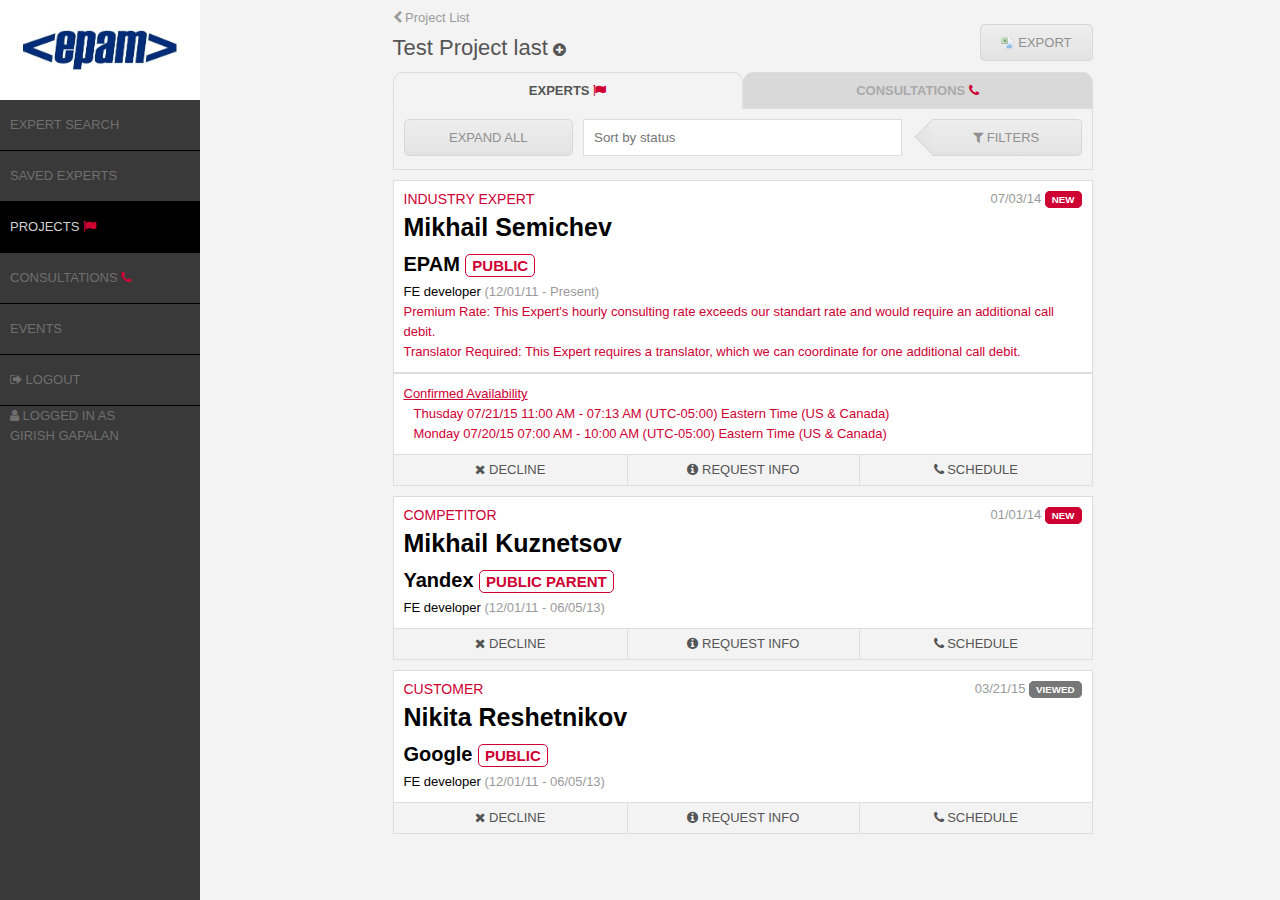
<file: index.html>
<!DOCTYPE html>
<html lang="en">
<head>
    <meta charset="UTF-8">
    <meta name="viewport" content="width=device-width, initial-scale=1.0"/>

    <title>Responsive CSS</title>

    <link rel="stylesheet" href="lib/font-awesome/css/font-awesome.min.css">
    <link rel="stylesheet" href="css/main.css">
</head>
<body>

    <header>
        <nav class="navbar">
            <div class="navbar__brand">
                <label for="nav-trigger" class="text-primary navbar__toogle">
                    <i class="fa fa-bars" aria-required="true"></i>
                </label>
            </div>
            <input type="checkbox" id="nav-trigger" class="navbar__nav-trigger" />
            <div class="navbar__menu">
                <ul class="navbar__menu__side-nav">
                    <li>Expert search</li>
                    <li>Saved Experts</li>
                    <li class="active">Projects <i class="fa fa-flag text-primary" aria-required="true"></i></li>
                    <li>Consultations <i class="fa fa-phone text-primary" aria-required="true"></i></li>
                    <li>Events</li>
                    <li><i class="fa fa-sign-out" aria-required="true"></i> Logout</li>
                    <li>
                        <p><i class="fa fa-user" aria-required="true"></i> Logged in as</p>
                        <p>Girish Gapalan</p>
                    </li>
                </ul>
            </div>
        </nav>
    </header>

    <main class="content">
        <div class="container">
            <aside class="breadcrumb splitter">
                <a href="#" class="text-inactive"><i class="fa fa-chevron-left" aria-required="true"></i> Project List</a>
            </aside>
            <section class="dropdown splitter">
                <input id="test-project-last" type="checkbox" class="dropdown__toggle dropdown__flag">
                <label for="test-project-last" class="dropdown__label home-title col-2">Test Project last</label><!--
             --><div class="column-excel-md col-2 pull-right">
                    <a href="#" class="btn btn-excel-md"><i class="excel-icon" aria-required="true"></i> Export</a>
                </div>
                <div class="dropdown__expand">
                    <div class="project-table__column"><!--
                     --><div class="project-table__row"><!--
                         --><div class="col-2">Create date</div><!--
                         --><div class="col-2 pull-right">01/20/15</div><!--
                     --></div>
                        <div class="project-table__row"><!--
                         --><div class="col-2">Target industries</div><!--
                         --><div class="col-2 pull-right">Wireline Telephone Equipment</div><!--
                     --></div>
                        <div class="project-table__row"><!--
                         --><div class="col-2">Bios sent</div><!--
                         --><div class="col-2 pull-right">10</div><!--
                     --></div>
                        <div class="project-table__row"><!--
                         --><div class="col-2">Calls scheduled</div><!--
                         --><div class="col-2 pull-right">2</div><!--
                     --></div>
                    </div><!--

                 --><div class="project-table__column">
                        <div class="project-table__row"><!--
                         --><div class="col-2">Requested consultations</div><!--
                         --><div class="col-2 pull-right">10</div><!--
                     --></div>
                        <div class="project-table__row"><!--
                         --><div class="col-2">Target companies</div><!--
                         --><div class="col-2 pull-right">Frontier Communicatoins Corporation [FTR]</div><!--
                     --></div>
                        <div class="project-table__row"><!--
                         --><div class="col-2">Calls completed</div><!--
                         --><div class="col-2 pull-right">2</div><!--
                     --></div>
                        <div class="project-table__row"><!--
                         --><div class="col-2">Calls in scheduling</div><!--
                         --><div class="col-2 pull-right">1</div><!--
                     --></div>
                    </div><!--
             --></div>
            </section>

            <div class="tabs splitter">
                <input id="tab1" type="radio" name="tabs" class="tabs__input" checked><!--
                --><label for="tab1" title="Experts" class="tabs__label ellipsis">Experts <i class="fa fa-flag text-primary" aria-required="true"></i></label><!--

                --><input id="tab2" type="radio" name="tabs" class="tabs__input"><!--
                --><label for="tab2" title="Consultations" class="tabs__label ellipsis">Consultations <i class="fa fa-phone text-primary" aria-required="true"></i></label>

                <section id="content1" class="tabs__section">
                    <div class="block-flex"><!--
                     --><div class="column flex-item-1">
                            <a href="#" class="btn home-btn ellipsis">Expand All</a>
                        </div><!--
                     --><div class="column-excel-xs">
                            <a href="#" class="btn home-btn ellipsis"><i class="excel-icon" aria-required="true"></i> Export</a>
                        </div><!--
                     --><div class="column flex-item-3">
                            <div class="btn-chevron-right">
                                <a href="#" class="btn btn-cut-right home-btn ellipsis"><i class="fa fa-filter" aria-required="true"></i> Filters</a>
                            </div>
                        </div><!--
                     --><div class="column-xs flex-item-2">
                            <input title="Sort by status" placeholder="Sort by status" list="search" class="input-search" />
                            <datalist id="search">
                              <option value="New">
                              <option value="Viewed">
                            </datalist>
                        </div><!--
                 --></div>
                    <div class="block splitter">
                        <div class="clearfix"><!--
                         --><div class="col-2">
                                <span class="text-primary area-title">Industry expert</span>
                            </div><!--
                         --><div class="col-2 pull-right">
                                <time class="text-inactive">07/03/14</time> <span class="label label-primary">new</span>
                            </div><!--
                     --></div>
                        <h2>Mikhail Semichev</h2>
                        <h3>EPAM <span class="label label-inverse">public</span></h3>
                        <p>FE developer <span class="text-inactive">(<time>12/01/11</time> - Present)</span></p>
                        <p class="text-primary">Premium Rate: This Expert's hourly consulting rate exceeds our standart rate and would require an additional call debit.</p>
                        <p class="text-primary">Translator Required: This Expert requires a translator, which we can coordinate for one additional call debit.</p>
                    </div>
                    <div class="block">
                        <p class="text-primary article-title">Confirmed Availability</p>
                        <p class="text-primary sub-title">Thusday 07/21/15 11:00 AM - 07:13 AM (UTC-05:00) Eastern Time (US & Canada)</p>
                        <p class="text-primary sub-title">Monday 07/20/15 07:00 AM - 10:00 AM (UTC-05:00) Eastern Time (US & Canada)</p>
                    </div>
                    <div class="block-links"><!--
                     --><div class="block-links__column">
                            <a href="#" class="block-links__link"><i class="fa fa-phone" aria-required="true"></i> Schedule</a>
                        </div><!--
                     --><div class="block-links__column">
                            <a href="#" class="block-links__link"><i class="fa fa-info-circle" aria-required="true"></i> Request Info</a>
                        </div><!--
                     --><div class="block-links__column">
                            <a href="#" class="block-links__link"><i class="fa fa-times" aria-required="true"></i> Decline</a>
                        </div><!--
                 --></div>

                    <div class="block splitter">
                        <div class="clearfix"><!--
                         --><div class="col-2">
                                <span class="text-primary area-title">Competitor</span>
                            </div><!--
                         --><div class="col-2 pull-right">
                                <time class="text-inactive">01/01/14</time> <span class="label label-primary">new</span>
                            </div><!--
                     --></div>
                        <h2>Mikhail Kuznetsov</h2>
                        <h3>Yandex <span class="label label-inverse">public parent</span></h3>
                        <p>FE developer <span class="text-inactive">(<time>12/01/11</time> - <time>06/05/13</time>)</span></p>
                    </div>
                    <div class="block-links"><!--
                     --><div class="block-links__column">
                            <a href="#" class="block-links__link"><i class="fa fa-phone" aria-required="true"></i> Schedule</a>
                        </div><!--
                     --><div class="block-links__column">
                            <a href="#" class="block-links__link"><i class="fa fa-info-circle" aria-required="true"></i> Request Info</a>
                        </div><!--
                     --><div class="block-links__column">
                            <a href="#" class="block-links__link"><i class="fa fa-times" aria-required="true"></i> Decline</a>
                        </div><!--
                 --></div>

                    <div class="block splitter">
                        <div class="clearfix"><!--
                         --><div class="col-2">
                                <span class="text-primary area-title">Customer</span>
                            </div><!--
                         --><div class="col-2 pull-right">
                                <time class="text-inactive">03/21/15</time> <span class="label label-default">viewed</span>
                            </div><!--
                     --></div>
                        <h2>Nikita Reshetnikov</h2>
                        <h3>Google <span class="label label-inverse">public</span></h3>
                        <p>FE developer <span class="text-inactive">(<time>12/01/11</time> - <time>06/05/13</time>)</span></p>
                    </div>
                    <div class="block-links"><!--
                     --><div class="block-links__column">
                            <a href="#" class="block-links__link"><i class="fa fa-phone" aria-required="true"></i> Schedule</a>
                        </div><!--
                     --><div class="block-links__column">
                            <a href="#" class="block-links__link"><i class="fa fa-info-circle" aria-required="true"></i> Request Info</a>
                        </div><!--
                     --><div class="block-links__column">
                            <a href="#" class="block-links__link"><i class="fa fa-times" aria-required="true"></i> Decline</a>
                        </div><!--
                 --></div>

                    <div class="splitter"></div>
                </section>

                <section id="content2" class="tabs__section">
                    <div class="block">
                        <p>Consultation block</p>
                    </div>
                </section>
            </div>
        </div>
    </main>

</body>
</html>
</file>
<file: css/main.css>
@charset "UTF-8";
html, body, div, span, applet, object, iframe,
h1, h2, h3, h4, h5, h6, p, blockquote, pre,
a, abbr, acronym, address, big, cite, code,
del, dfn, em, img, ins, kbd, q, s, samp,
small, strike, strong, sub, sup, tt, var,
b, u, i, center,
dl, dt, dd, ol, ul, li,
fieldset, form, label, legend,
table, caption, tbody, tfoot, thead, tr, th, td,
article, aside, canvas, details, embed,
figure, figcaption, footer, header, hgroup,
menu, nav, output, ruby, section, summary,
time, mark, audio, video {
  margin: 0;
  padding: 0;
  border: 0;
  font-size: 100%;
  font: inherit;
  vertical-align: baseline; }

article, aside, details, figcaption, figure,
footer, header, hgroup, menu, nav, section {
  display: block; }

body {
  line-height: 1; }

ol, ul {
  list-style: none; }

blockquote, q {
  quotes: none; }

blockquote:before, blockquote:after,
q:before, q:after {
  content: '';
  content: none; }

table {
  border-collapse: collapse;
  border-spacing: 0; }

/* General colors */
/* General */
/* Buttons colors */
/* Media */
/* Navbar */
/* Dropdown */
/* Label */
/* Tabs */
/* Home page */
* {
  -webkit-box-sizing: border-box;
  -moz-box-sizing: border-box;
  box-sizing: border-box; }

body {
  background: #f3f3f3;
  font: 13px Arial; }

a {
  text-decoration: none; }

h1 {
  font-size: 30px;
  line-height: 45px;
  font-weight: bold; }

h2 {
  font-size: 25px;
  line-height: 40px;
  font-weight: bold; }

h3 {
  font-size: 20px;
  line-height: 35px;
  font-weight: bold; }

p {
  line-height: 20px; }

input {
  padding: 5px 10px;
  line-height: 10px;
  border: 1px solid #ddd;
  width: 100%; }

/* General colors */
/* General */
/* Buttons colors */
/* Media */
/* Navbar */
/* Dropdown */
/* Label */
/* Tabs */
/* Home page */
.btn {
  background: #eeeeee;
  background-image: -webkit-linear-gradient(top, #eeeeee, #e3e3e3);
  background-image: -moz-linear-gradient(top, #eeeeee, #e3e3e3);
  background-image: -ms-linear-gradient(top, #eeeeee, #e3e3e3);
  background-image: -o-linear-gradient(top, #eeeeee, #e3e3e3);
  background-image: linear-gradient(to bottom, #eeeeee, #e3e3e3);
  filter: progid:DXImageTransform.Microsoft.gradient(GradientType=1, StartColorStr=$top, EndColorStr=$end);
  -webkit-border-radius: 5px 5px 5px 5px;
  -moz-border-radius: 5px 5px 5px 5px;
  -ms-border-radius: 5px 5px 5px 5px;
  border-radius: 5px 5px 5px 5px;
  color: #909090;
  text-transform: uppercase;
  font-size: 13px;
  font-weight: 500;
  padding: 10px 0;
  border: 1px solid #d7d7d7;
  text-decoration: none;
  cursor: pointer; }
  .btn:last-child {
    margin-left: 0; }
  .btn:hover {
    background: #e3e3e3;
    background-image: -webkit-linear-gradient(top, #e3e3e3, #eeeeee);
    background-image: -moz-linear-gradient(top, #e3e3e3, #eeeeee);
    background-image: -ms-linear-gradient(top, #e3e3e3, #eeeeee);
    background-image: -o-linear-gradient(top, #e3e3e3, #eeeeee);
    background-image: linear-gradient(to bottom, #e3e3e3, #eeeeee);
    filter: progid:DXImageTransform.Microsoft.gradient(GradientType=1, StartColorStr=$top, EndColorStr=$end); }

.btn-cut-right {
  -webkit-border-radius: 0 5px 5px 0;
  -moz-border-radius: 0 5px 5px 0;
  -ms-border-radius: 0 5px 5px 0;
  border-radius: 0 5px 5px 0;
  border-left: 0;
  z-index: 5;
  position: relative; }

.btn-chevron-right {
  padding-left: 20px;
  position: relative; }
  .btn-chevron-right:before {
    content: '';
    width: 25px;
    height: 25px;
    background: #eeeeee;
    background-image: -webkit-linear-gradient(top, #eeeeee, #e3e3e3);
    background-image: -moz-linear-gradient(top, #eeeeee, #e3e3e3);
    background-image: -ms-linear-gradient(top, #eeeeee, #e3e3e3);
    background-image: -o-linear-gradient(top, #eeeeee, #e3e3e3);
    background-image: linear-gradient(to bottom, #eeeeee, #e3e3e3);
    filter: progid:DXImageTransform.Microsoft.gradient(GradientType=1, StartColorStr=$top, EndColorStr=$end);
    position: absolute;
    left: 8px;
    top: 5px;
    -webkit-transform: rotate(45deg);
    -moz-transform: rotate(45deg);
    -o-transform: rotate(45deg);
    transform: rotate(45deg);
    border-left: 1px solid #d7d7d7;
    border-bottom: 1px solid #d7d7d7;
    z-index: 0; }
  .btn-chevron-right:hover:before {
    background: #e3e3e3;
    background-image: -webkit-linear-gradient(top, #e3e3e3, #eeeeee);
    background-image: -moz-linear-gradient(top, #e3e3e3, #eeeeee);
    background-image: -ms-linear-gradient(top, #e3e3e3, #eeeeee);
    background-image: -o-linear-gradient(top, #e3e3e3, #eeeeee);
    background-image: linear-gradient(to bottom, #e3e3e3, #eeeeee);
    filter: progid:DXImageTransform.Microsoft.gradient(GradientType=1, StartColorStr=$top, EndColorStr=$end); }

.btn-excel-md {
  padding: 10px 20px; }

/* General colors */
/* General */
/* Buttons colors */
/* Media */
/* Navbar */
/* Dropdown */
/* Label */
/* Tabs */
/* Home page */
.dropdown__flag {
  display: none;
  visibility: hidden; }
.dropdown__label {
  display: block;
  color: #555; }
  .dropdown__label:hover {
    color: #000; }
  .dropdown__label:after {
    margin-left: 5px;
    font: normal normal normal 14px/1 FontAwesome;
    font-size: 15px;
    content: "";
    display: inline-block;
    width: 20px;
    height: 20px;
    margin-right: 3px;
    cursor: pointer; }
.dropdown__expand {
  height: 0;
  overflow: hidden;
  -webkit-transition: height 0.5s;
  -moz-transition: height 0.5s;
  -ms-transition: height 0.5s;
  -o-transition: height 0.5s;
  transition: height 0.5s; }
.dropdown__toggle:checked + .dropdown__label:after {
  content: "\f056"; }
.dropdown__toggle:checked + .dropdown__label + .column-excel-md + .dropdown__expand {
  height: 255px;
  margin-top: 10px; }
  @media screen and (min-width: 768px) {
    .dropdown__toggle:checked + .dropdown__label + .column-excel-md + .dropdown__expand {
      height: 225px; } }
  @media screen and (min-width: 920px) {
    .dropdown__toggle:checked + .dropdown__label + .column-excel-md + .dropdown__expand {
      height: 180px; } }

/* General colors */
/* General */
/* Buttons colors */
/* Media */
/* Navbar */
/* Dropdown */
/* Label */
/* Tabs */
/* Home page */
.ellipsis {
  -ms-text-overflow: ellipsis;
  -o-text-overflow: ellipsis;
  text-overflow: ellipsis;
  overflow: hidden;
  white-space: nowrap;
  display: inline-block; }

.clearfix:before,
.clearfix:after {
  display: table;
  content: " "; }

.clearfix:after {
  clear: both; }

.splitter {
  margin-top: 10px; }

.pull-right {
  text-align: right; }

.text-inactive {
  color: #9a9a9a; }

.text-primary {
  color: #ce0033; }

.label {
  display: inline;
  padding: 2px 6px 2px;
  font-size: 75%;
  font-weight: 700;
  line-height: 1;
  color: #fff;
  text-align: center;
  white-space: nowrap;
  vertical-align: baseline;
  -webkit-border-radius: 5px 5px 5px 5px;
  -moz-border-radius: 5px 5px 5px 5px;
  -ms-border-radius: 5px 5px 5px 5px;
  border-radius: 5px 5px 5px 5px;
  border: 1px solid #ce0033;
  text-transform: uppercase; }

.label-default {
  border: 1px solid #777;
  background-color: #777; }

.label-primary {
  background-color: #ce0033; }

.label-inverse {
  color: #ce0033; }

/* General colors */
/* General */
/* Buttons colors */
/* Media */
/* Navbar */
/* Dropdown */
/* Label */
/* Tabs */
/* Home page */
.navbar {
  height: 50px;
  line-height: 50px;
  position: fixed;
  top: 0;
  width: 100%;
  z-index: 10; }
  @media screen and (min-width: 620px) {
    .navbar {
      height: 100px;
      width: 200px; } }
  .navbar__nav-trigger {
    display: none;
    visibility: hidden; }
    .navbar__nav-trigger:checked ~ .navbar__menu {
      left: 0px; }
  .navbar__brand {
    padding: 0 10px;
    height: 50px;
    background: #fff url(../img/logo.jpg) 50% no-repeat;
    background-size: auto 50px;
    width: 100%; }
    @media screen and (min-width: 620px) {
      .navbar__brand {
        width: 200px;
        height: 100px;
        background-size: auto 80px; } }
  .navbar__toogle {
    font-size: 25px; }
    @media screen and (min-width: 620px) {
      .navbar__toogle {
        display: none; } }
  .navbar__menu {
    position: fixed;
    top: 50px;
    bottom: 0;
    left: -200px;
    right: 0;
    width: 200px;
    height: 100%;
    background: #393939;
    color: #6f6f6f;
    -webkit-transition: left 0.5s;
    -moz-transition: left 0.5s;
    -ms-transition: left 0.5s;
    -o-transition: left 0.5s;
    transition: left 0.5s; }
    @media screen and (min-width: 620px) {
      .navbar__menu {
        left: 0;
        top: 100px; } }
    .navbar__menu__side-nav li {
      padding: 0 10px;
      border-bottom: 1px solid #000;
      text-transform: uppercase; }
      .navbar__menu__side-nav li:last-child {
        border-bottom: 0; }
      .navbar__menu__side-nav li:hover {
        cursor: pointer;
        color: #cfcfcf;
        background: #000; }
    .navbar__menu__side-nav li.active {
      color: #cfcfcf;
      background: #000; }

/* General colors */
/* General */
/* Buttons colors */
/* Media */
/* Navbar */
/* Dropdown */
/* Label */
/* Tabs */
/* Home page */
.tabs {
  padding: 0;
  margin: 0 auto;
  /* стили для активной вкладки */
  /* активация секций с помощью переключателя :checked */ }
  .tabs__section {
    display: none;
    background: #f3f3f3; }
  .tabs__input {
    display: none; }
  .tabs__label {
    display: inline-block;
    margin: 0 0 -4px;
    padding: 10px 10px;
    font-weight: 600;
    width: 50%;
    text-transform: uppercase;
    text-align: center;
    color: #aaa;
    border: 1px solid #ddd;
    background: #d9d9d9;
    -webkit-border-radius: 10px 10px 0 0;
    -moz-border-radius: 10px 10px 0 0;
    -ms-border-radius: 10px 10px 0 0;
    border-radius: 10px 10px 0 0; }
  .tabs__label:hover {
    color: #555;
    cursor: pointer; }
  .tabs__input:checked + .tabs__label {
    color: #555;
    border-bottom: 1px solid #f3f3f3;
    background: #f3f3f3; }
  .tabs #tab1:checked ~ #content1,
  .tabs #tab2:checked ~ #content2 {
    display: block; }

/* General colors */
/* General */
/* Buttons colors */
/* Media */
/* Navbar */
/* Dropdown */
/* Label */
/* Tabs */
/* Home page */
.ellipsis {
  -ms-text-overflow: ellipsis;
  -o-text-overflow: ellipsis;
  text-overflow: ellipsis;
  overflow: hidden;
  white-space: nowrap;
  display: inline-block; }

.clearfix:before,
.clearfix:after {
  display: table;
  content: " "; }

.clearfix:after {
  clear: both; }

.splitter {
  margin-top: 10px; }

.pull-right {
  text-align: right; }

.text-inactive {
  color: #9a9a9a; }

.text-primary {
  color: #ce0033; }

/* General colors */
/* General */
/* Buttons colors */
/* Media */
/* Navbar */
/* Dropdown */
/* Label */
/* Tabs */
/* Home page */
.content {
  display: inline-block;
  margin-top: 50px; }
  @media screen and (min-width: 620px) {
    .content {
      margin-top: 0;
      width: 100%;
      padding-left: 205px; } }

.container {
  padding: 0 10px; }
  @media screen and (min-width: 620px) {
    .container {
      max-width: 720px;
      margin: 0 auto; } }

.container-fluid {
  padding: 0;
  display: inline-block; }

.column {
  flex: 0 0 33.3%; }
  @media screen and (min-width: 620px) {
    .column {
      flex: 0 0 25%; } }

.column-xs {
  padding: 10px 0 0;
  flex: 0 0 100%; }
  @media screen and (min-width: 620px) {
    .column-xs {
      padding: 0 10px;
      flex: 0 0 50%;
      order: 1; } }

.col-2 {
  width: 50%;
  display: inline-block; }

/* General colors */
/* General */
/* Buttons colors */
/* Media */
/* Navbar */
/* Dropdown */
/* Label */
/* Tabs */
/* Home page */
.block, .block-fluid, .block-flex {
  border: 1px solid #ddd;
  padding: 10px 10px;
  background: #fff; }
  .block:first-child, .block-fluid:first-child, .block-flex:first-child {
    background: #f3f3f3; }

.block-fluid {
  padding: 10px 0; }

.block-flex {
  display: flex;
  flex-wrap: wrap; }

.block-links {
  color: #f3f3f3;
  border: 1px solid #ddd;
  border-top: 0;
  direction: rtl; }
  .block-links__column {
    line-height: 30px;
    direction: ltr;
    border-bottom: 1px solid #ddd;
    padding: 0 10px; }
    .block-links__column:last-child {
      border-bottom: 0; }
  @media screen and (min-width: 620px) {
    .block-links__column {
      width: 33.3%;
      display: inline-block;
      border: 0;
      border-left: 1px solid #ddd;
      text-align: center; }
      .block-links__column:last-child {
        border-left: 0; } }
  .block-links__link {
    color: #555;
    text-transform: uppercase;
    font-size: 15px; }
    @media screen and (min-width: 620px) {
      .block-links__link {
        font-size: 13px; } }
    .block-links__link:hover {
      color: #000;
      cursor: pointer; }

.area-title {
  font-size: 14px;
  text-transform: uppercase; }

.article-title {
  text-decoration: underline; }

.sub-title {
  margin-left: 10px; }

.home-title {
  font-size: 22px; }

.excel-icon {
  background: url(../img/excel.png);
  background-size: 14px auto;
  width: 14px;
  height: 14px;
  display: inline-block;
  vertical-align: bottom; }

.column-excel-xs {
  flex: 0 0 33.3%;
  padding: 0 10px; }
  @media screen and (min-width: 620px) {
    .column-excel-xs {
      display: none; } }

.column-excel-md {
  display: none; }
  @media screen and (min-width: 620px) {
    .column-excel-md {
      display: inline-block; } }

.project-table__row {
  line-height: 25px;
  border-top: 1px solid #ddd;
  border-bottom: 1px solid #ddd;
  display: inline-block;
  width: 100%;
  margin: 0 0 -1px; }
  .project-table__row .col-2:first-child {
    font-weight: bold; }
  .project-table__row:last-child {
    border-bottom: 0; }
@media screen and (min-width: 620px) {
  .project-table__column {
    width: 50%;
    display: inline-block;
    padding: 0 10px;
    vertical-align: top; } }

.home-btn {
  display: inline-block;
  width: 100%;
  text-align: center; }

@media screen and (min-width: 620px) {
  .flex-item-1 {
    order: 0; } }

@media screen and (min-width: 620px) {
  .flex-item-2 {
    order: 1; } }

@media screen and (min-width: 620px) {
  .flex-item-3 {
    order: 2; } }

.input-search {
  line-height: 25px; }

/*# sourceMappingURL=main.css.map */
</file>
